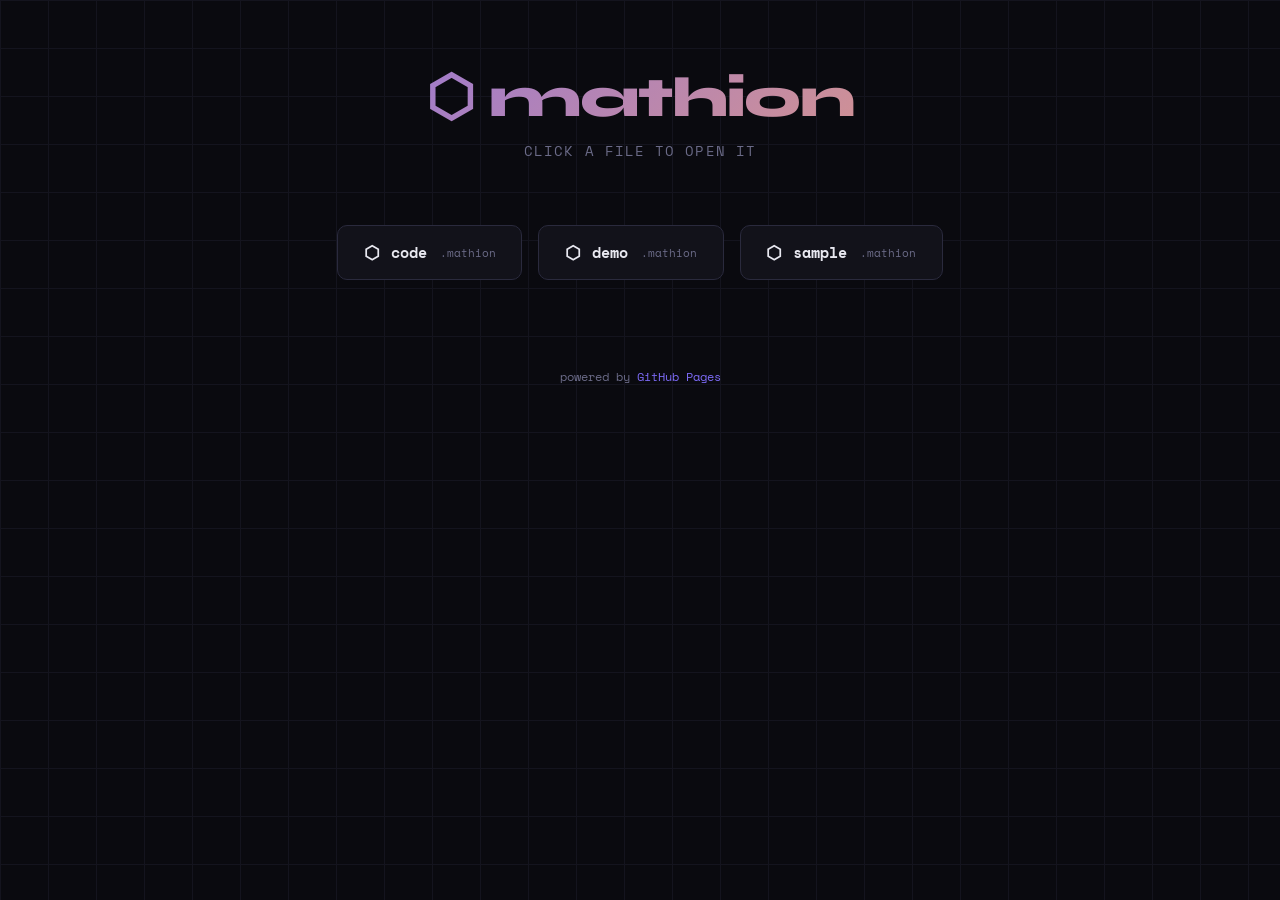
<file: mathion-viewer/index.html>
<!DOCTYPE html>
<html lang="en">
<head>
  <meta charset="UTF-8" />
  <meta name="viewport" content="width=device-width, initial-scale=1.0"/>
  <title>Mathion Viewer</title>
  <link rel="stylesheet" href="style.css" />
</head>
<body>
  <div class="bg"></div>

  <header>
    <div class="logo">⬡ mathion</div>
    <p class="subtitle">Click a file to open it</p>
  </header>

  <main>
    <div id="button-grid" class="grid">
      <!-- Buttons are injected by loader.js -->
    </div>
    <p id="empty-msg" class="empty" hidden>
      No <code>.mathion</code> files found.<br/>
      Add files to this repo and update <code>manifest.json</code>.
    </p>
  </main>

  <footer>
    powered by <a href="https://github.com/" target="_blank">GitHub Pages</a>
  </footer>

  <script src="loader.js"></script>
</body>
</html>
</file>
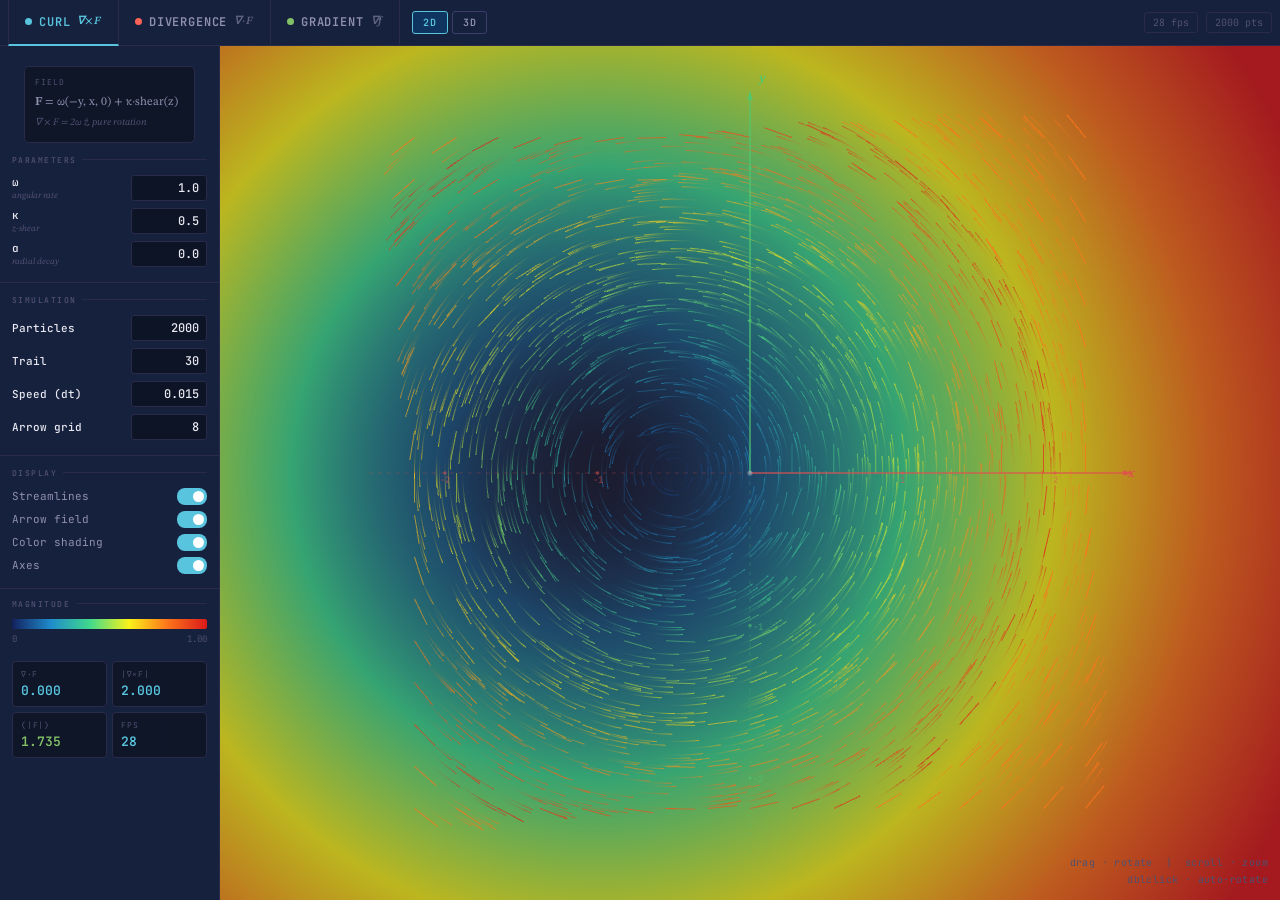
<file: mathion-viewer/vecfield-3b1b.html>
<!DOCTYPE html>
<html lang="en">
<head>
<meta charset="UTF-8">
<meta name="viewport" content="width=device-width, initial-scale=1.0">
<title>Vector Fields</title>
<link href="https://fonts.googleapis.com/css2?family=JetBrains+Mono:wght@400;500;600&family=STIX+Two+Text:ital,wght@0,400;1,400;1,600&display=swap" rel="stylesheet">
<style>
*{margin:0;padding:0;box-sizing:border-box}
:root{
  --bg:#1c1c2e;--panel:#16213e;--panel2:#0f3460;
  --border:#2a2a4a;--border2:#3d3d6b;
  --text:#e8e8f0;--text2:#9090b0;--text3:#505070;
  --blue:#58c4dd;--yellow:#ffff00;--green:#83c167;--red:#fc6255;--purple:#9b59b6;
  --mono:'JetBrains Mono',monospace;--serif:'STIX Two Text',serif;
}
html,body{width:100%;height:100%;overflow:hidden;background:var(--bg);color:var(--text)}
body{display:flex;flex-direction:column;font-family:var(--mono)}

/* TOP BAR */
#bar{
  height:46px;min-height:46px;background:var(--panel);
  border-bottom:1px solid var(--border);
  display:flex;align-items:center;padding:0 8px;gap:0;user-select:none;
  flex-shrink:0;
}
.mtab{
  display:flex;align-items:center;gap:7px;
  padding:0 16px;height:46px;cursor:pointer;
  font-size:12px;font-weight:600;letter-spacing:.07em;
  color:var(--text2);border-bottom:2px solid transparent;
  border-right:1px solid var(--border);transition:all .15s;white-space:nowrap;
}
.mtab:first-child{border-left:1px solid var(--border)}
.mtab:hover{color:var(--text);background:rgba(255,255,255,.04)}
.mtab.on{color:var(--blue);border-bottom-color:var(--blue)}
.mtab.on.mdiv{color:var(--red);border-bottom-color:var(--red)}
.mtab.on.mgrad{color:var(--green);border-bottom-color:var(--green)}
.mtab .dot{width:7px;height:7px;border-radius:50%}
.mtab-curl .dot{background:var(--blue)}
.mtab-div  .dot{background:var(--red)}
.mtab-grad .dot{background:var(--green)}
.fml{font-family:var(--serif);font-style:italic;font-size:11px;opacity:.6}
.mtab.on .fml{opacity:1}

.dim-btns{display:flex;gap:4px;margin-left:12px}
.dbtn{
  font-size:10px;font-weight:600;letter-spacing:.08em;
  padding:4px 10px;border-radius:3px;cursor:pointer;
  background:transparent;border:1px solid var(--border2);
  color:var(--text2);transition:all .12s;
}
.dbtn:hover{color:var(--text);border-color:var(--text2)}
.dbtn.on{background:var(--panel2);border-color:var(--blue);color:var(--blue)}

#bar-r{margin-left:auto;display:flex;align-items:center;gap:8px}
.pill{font-size:10px;padding:3px 8px;border-radius:3px;border:1px solid var(--border);color:var(--text3)}

/* LAYOUT */
#wrap{display:flex;flex:1;overflow:hidden;min-height:0}

/* SIDEBAR */
#side{
  width:220px;min-width:220px;background:var(--panel);
  border-right:1px solid var(--border);
  display:flex;flex-direction:column;overflow-y:auto;
  flex-shrink:0;font-size:11px;
}
.s-sec{padding:12px 12px 8px;border-bottom:1px solid var(--border)}
.s-hd{
  font-size:8px;font-weight:600;letter-spacing:.18em;text-transform:uppercase;
  color:var(--text3);margin-bottom:10px;
  display:flex;align-items:center;gap:6px;
}
.s-hd::after{content:'';flex:1;height:1px;background:var(--border)}
.pr{display:flex;align-items:center;justify-content:space-between;margin-bottom:7px;gap:6px}
.pr-lbl{color:var(--text2);font-size:11px;display:flex;flex-direction:column;gap:1px}
.pr-name{color:var(--text);font-weight:500}
.pr-sub{font-family:var(--serif);font-style:italic;font-size:9px;color:var(--text3)}
input.ni{
  width:76px;background:rgba(0,0,0,.4);border:1px solid var(--border);
  border-radius:3px;color:var(--text);font-family:var(--mono);
  font-size:12px;font-weight:500;padding:4px 7px;text-align:right;
  appearance:none;-moz-appearance:textfield;transition:border .12s,box-shadow .12s;
}
input.ni::-webkit-inner-spin-button{-webkit-appearance:none}
input.ni:focus{outline:none;border-color:var(--blue);box-shadow:0 0 0 2px rgba(88,196,221,.12)}

/* formula */
.fbox{
  margin:10px 12px 0;padding:9px 10px;
  background:rgba(0,0,0,.35);border:1px solid var(--border);border-radius:5px;
  font-family:var(--serif);font-size:12px;line-height:1.65;color:var(--text2);
}
.fbox .fhd{font-family:var(--mono);font-size:8px;letter-spacing:.14em;text-transform:uppercase;color:var(--text3);margin-bottom:4px}

/* readouts */
.ro-grid{display:grid;grid-template-columns:1fr 1fr;gap:5px;padding:10px 12px}
.ro-cell{background:rgba(0,0,0,.35);border:1px solid var(--border);border-radius:4px;padding:7px 8px}
.ro-k{font-size:8px;letter-spacing:.1em;text-transform:uppercase;color:var(--text3);margin-bottom:3px;font-family:var(--mono)}
.ro-v{font-size:13px;font-weight:600;color:var(--blue);font-family:var(--mono)}
.ro-v.red{color:var(--red)}.ro-v.green{color:var(--green)}

/* colorbar */
.cbar-wrap{padding:10px 12px 6px}
.cbar{height:10px;border-radius:2px;width:100%;margin-bottom:4px}
.cbar-lbls{display:flex;justify-content:space-between;font-size:9px;color:var(--text3)}

/* toggles */
.tog-row{display:flex;align-items:center;justify-content:space-between;margin-bottom:6px}
.tog-lbl{font-size:11px;color:var(--text2)}
.tog{position:relative;width:30px;height:17px;background:var(--border);border-radius:8px;cursor:pointer;border:none;transition:background .15s;flex-shrink:0}
.tog.on{background:var(--blue)}
.tog::after{content:'';position:absolute;width:11px;height:11px;border-radius:50%;background:#fff;top:3px;left:3px;transition:transform .15s}
.tog.on::after{transform:translateX(13px)}

/* canvas */
#cv-wrap{flex:1;position:relative;overflow:hidden;background:var(--bg)}
canvas{display:block}
#overlay-canvas{position:absolute;top:0;left:0;pointer-events:none}
.hud{position:absolute;pointer-events:none;font-size:10px;color:var(--text3);font-family:var(--mono);letter-spacing:.04em}
.hud-br{bottom:12px;right:12px;text-align:right;line-height:1.7}
</style>
</head>
<body>

<div id="bar">
  <div class="mtab mtab-curl on" data-m="curl" onclick="setMode('curl')">
    <div class="dot"></div><span>CURL</span><span class="fml">∇×F</span>
  </div>
  <div class="mtab mtab-div" data-m="div" onclick="setMode('div')">
    <div class="dot"></div><span>DIVERGENCE</span><span class="fml">∇·F</span>
  </div>
  <div class="mtab mtab-grad" data-m="grad" onclick="setMode('grad')">
    <div class="dot"></div><span>GRADIENT</span><span class="fml">∇f</span>
  </div>
  <div class="dim-btns">
    <div class="dbtn on" id="btn2d" onclick="setDim(2)">2D</div>
    <div class="dbtn" id="btn3d" onclick="setDim(3)">3D</div>
  </div>
  <div id="bar-r">
    <div class="pill" id="fps-pill">-- fps</div>
    <div class="pill" id="pt-pill">-- pts</div>
  </div>
</div>

<div id="wrap">
<div id="side">

  <div style="padding:10px 12px 0">
    <div class="fbox"><div class="fhd">Field</div><div id="fml-text"></div></div>
  </div>

  <div class="s-sec" id="sp-curl">
    <div class="s-hd">Parameters</div>
    <div class="pr"><div class="pr-lbl"><span class="pr-name">ω</span><span class="pr-sub">angular rate</span></div><input class="ni" type="number" id="c-w" value="1.0" step="0.1"></div>
    <div class="pr"><div class="pr-lbl"><span class="pr-name">κ</span><span class="pr-sub">z-shear</span></div><input class="ni" type="number" id="c-k" value="0.5" step="0.05"></div>
    <div class="pr"><div class="pr-lbl"><span class="pr-name">α</span><span class="pr-sub">radial decay</span></div><input class="ni" type="number" id="c-a" value="0.0" step="0.05" min="0"></div>
  </div>
  <div class="s-sec" id="sp-div" style="display:none">
    <div class="s-hd">Parameters</div>
    <div class="pr"><div class="pr-lbl"><span class="pr-name">λ₁</span><span class="pr-sub">∂Fx/∂x</span></div><input class="ni" type="number" id="d-l1" value="1.0" step="0.1"></div>
    <div class="pr"><div class="pr-lbl"><span class="pr-name">λ₂</span><span class="pr-sub">∂Fy/∂y</span></div><input class="ni" type="number" id="d-l2" value="-0.6" step="0.1"></div>
    <div class="pr"><div class="pr-lbl"><span class="pr-name">λ₃</span><span class="pr-sub">∂Fz/∂z</span></div><input class="ni" type="number" id="d-l3" value="0.3" step="0.1"></div>
  </div>
  <div class="s-sec" id="sp-grad" style="display:none">
    <div class="s-hd">Parameters</div>
    <div class="pr"><div class="pr-lbl"><span class="pr-name">a</span><span class="pr-sub">x² coeff</span></div><input class="ni" type="number" id="g-a" value="1.0" step="0.1"></div>
    <div class="pr"><div class="pr-lbl"><span class="pr-name">b</span><span class="pr-sub">y² coeff</span></div><input class="ni" type="number" id="g-b" value="1.0" step="0.1"></div>
    <div class="pr"><div class="pr-lbl"><span class="pr-name">c</span><span class="pr-sub">z² coeff</span></div><input class="ni" type="number" id="g-c" value="-0.8" step="0.1"></div>
  </div>

  <div class="s-sec">
    <div class="s-hd">Simulation</div>
    <div class="pr"><div class="pr-lbl"><span class="pr-name">Particles</span></div><input class="ni" type="number" id="p-n" value="2000" step="200" min="200" max="8000" onchange="resetParticles()"></div>
    <div class="pr"><div class="pr-lbl"><span class="pr-name">Trail</span></div><input class="ni" type="number" id="p-trail" value="30" step="2" min="5" max="80"></div>
    <div class="pr"><div class="pr-lbl"><span class="pr-name">Speed (dt)</span></div><input class="ni" type="number" id="p-dt" value="0.015" step="0.002" min="0.002" max="0.08"></div>
    <div class="pr"><div class="pr-lbl"><span class="pr-name">Arrow grid</span></div><input class="ni" type="number" id="p-ag" value="8" step="1" min="3" max="15"></div>
  </div>

  <div class="s-sec">
    <div class="s-hd">Display</div>
    <div class="tog-row"><span class="tog-lbl">Streamlines</span><button class="tog on" id="t-stream" onclick="tog('stream')"></button></div>
    <div class="tog-row"><span class="tog-lbl">Arrow field</span><button class="tog on" id="t-arrow" onclick="tog('arrow')"></button></div>
    <div class="tog-row"><span class="tog-lbl">Color shading</span><button class="tog on" id="t-color" onclick="tog('color')"></button></div>
    <div class="tog-row"><span class="tog-lbl">Axes</span><button class="tog on" id="t-axes" onclick="tog('axes')"></button></div>
  </div>

  <div class="cbar-wrap">
    <div class="s-hd">Magnitude</div>
    <canvas id="cbar" class="cbar" height="10"></canvas>
    <div class="cbar-lbls"><span>0</span><span id="cbar-max">—</span></div>
  </div>

  <div class="ro-grid">
    <div class="ro-cell"><div class="ro-k">∇·F</div><div class="ro-v" id="ro-div">—</div></div>
    <div class="ro-cell"><div class="ro-k">|∇×F|</div><div class="ro-v" id="ro-curl">—</div></div>
    <div class="ro-cell"><div class="ro-k">⟨|F|⟩</div><div class="ro-v green" id="ro-mag">—</div></div>
    <div class="ro-cell"><div class="ro-k">FPS</div><div class="ro-v" id="ro-fps">—</div></div>
  </div>
</div>

<div id="cv-wrap">
  <canvas id="main-canvas"></canvas>
  <canvas id="overlay-canvas"></canvas>
  <div class="hud hud-br" id="hud-ctrl">drag · rotate &nbsp;|&nbsp; scroll · zoom<br>dblclick · auto-rotate</div>
</div>
</div>

<script>
// ══════════════════════════════════════════════════════════════
// SETUP
// ══════════════════════════════════════════════════════════════
const mainC  = document.getElementById('main-canvas');
const overlC = document.getElementById('overlay-canvas');
const cbarC  = document.getElementById('cbar');
const gl     = mainC.getContext('webgl', {antialias:true, alpha:false, powerPreference:'high-performance'});
const ctx2   = overlC.getContext('2d');
const ctxBar = cbarC.getContext('2d');

let mode='curl', dim=2;
let vis={stream:true,arrow:true,color:true,axes:true};
let autoRot=true;
let camTheta=0.5, camPhi=0.55, camDist=5;
let drag=false, lastMX=0, lastMY=0;
let fps=60, lastTs=0;

const DPR = Math.min(window.devicePixelRatio||1, 2);

// ══════════════════════════════════════════════════════════════
// RESIZE
// ══════════════════════════════════════════════════════════════
function resize(){
  const wrap = document.getElementById('cv-wrap');
  const W=wrap.clientWidth, H=wrap.clientHeight;
  mainC.width=W*DPR; mainC.height=H*DPR;
  mainC.style.width=W+'px'; mainC.style.height=H+'px';
  overlC.width=W*DPR; overlC.height=H*DPR;
  overlC.style.width=W+'px'; overlC.style.height=H+'px';
  gl.viewport(0,0,mainC.width,mainC.height);
}
window.addEventListener('resize',resize);
resize();

// ══════════════════════════════════════════════════════════════
// GLSL HELPERS
// ══════════════════════════════════════════════════════════════
function mkShader(type, src){
  const s=gl.createShader(type);
  gl.shaderSource(s,src); gl.compileShader(s);
  if(!gl.getShaderParameter(s,gl.COMPILE_STATUS)) console.error(gl.getShaderInfoLog(s));
  return s;
}
function mkProg(vs,fs){
  const p=gl.createProgram();
  gl.attachShader(p,mkShader(gl.VERTEX_SHADER,vs));
  gl.attachShader(p,mkShader(gl.FRAGMENT_SHADER,fs));
  gl.linkProgram(p);
  if(!gl.getProgramParameter(p,gl.LINK_STATUS)) console.error(gl.getProgramInfoLog(p));
  return p;
}

// ══════════════════════════════════════════════════════════════
// BACKGROUND HEATMAP (GLSL)
// ══════════════════════════════════════════════════════════════
const bgVS=`
attribute vec2 a_pos;
void main(){ gl_Position=vec4(a_pos,0,1); }`;

// 3blue1brown color: map magnitude to hue (blue=low, yellow/red=high)
const bgFS=`
precision mediump float;
uniform vec2 u_res;
uniform float u_mode; // 0=curl,1=div,2=grad
uniform float u_w, u_k, u_a;
uniform float u_l1,u_l2,u_l3;
uniform float u_ga,u_gb,u_gc;
uniform float u_maxMag;
uniform float u_dim; // 2 or 3

vec3 manim_color(float t){
  // 3b1b palette: dark blue -> teal -> green -> yellow -> orange -> red
  t=clamp(t,0.,1.);
  vec3 c0=vec3(0.07,0.13,0.37);
  vec3 c1=vec3(0.12,0.55,0.80);
  vec3 c2=vec3(0.25,0.85,0.55);
  vec3 c3=vec3(0.98,0.95,0.10);
  vec3 c4=vec3(0.99,0.45,0.10);
  vec3 c5=vec3(0.85,0.10,0.10);
  if(t<.2) return mix(c0,c1,(t)/.2);
  if(t<.4) return mix(c1,c2,(t-.2)/.2);
  if(t<.6) return mix(c2,c3,(t-.4)/.2);
  if(t<.8) return mix(c3,c4,(t-.6)/.2);
  return mix(c4,c5,(t-.8)/.2);
}

vec3 fieldAt(vec2 uv){
  float x=uv.x, y=uv.y, z=0.;
  if(u_mode<0.5){
    float r2=x*x+y*y+z*z;
    float d=u_a>0.01?exp(-u_a*r2):1.;
    return vec3(-y*u_w+u_k*sin(z)*d, x*u_w+u_k*cos(z)*d, 0.);
  } else if(u_mode<1.5){
    return vec3(u_l1*x,u_l2*y,u_l3*z);
  } else {
    return vec3(2.*u_ga*x,2.*u_gb*y,2.*u_gc*z);
  }
}

void main(){
  vec2 fragCoord=gl_FragCoord.xy;
  float W=u_res.x, H=u_res.y;
  // map pixel to math coords
  float asp=W/H;
  float scale=2.8;
  vec2 uv=vec2((fragCoord.x/W-.5)*scale*asp,(fragCoord.y/H-.5)*scale);

  vec3 f=fieldAt(uv);
  float mag=length(f);
  float t=mag/(u_maxMag+0.001);
  vec3 col=manim_color(t);

  // darken bg slightly
  vec3 bg=vec3(0.11,0.11,0.18);
  float alpha=clamp(t*1.8,0.,0.72);
  gl_FragColor=vec4(mix(bg,col,alpha),1.);
}`;

const bgProg=mkProg(bgVS,bgFS);
const bgBuf=gl.createBuffer();
gl.bindBuffer(gl.ARRAY_BUFFER,bgBuf);
gl.bufferData(gl.ARRAY_BUFFER,new Float32Array([-1,-1,1,-1,-1,1,1,1]),gl.STATIC_DRAW);

function getBgUniforms(p){
  return {
    res:gl.getUniformLocation(p,'u_res'),
    mode:gl.getUniformLocation(p,'u_mode'),
    w:gl.getUniformLocation(p,'u_w'),k:gl.getUniformLocation(p,'u_k'),a_:gl.getUniformLocation(p,'u_a'),
    l1:gl.getUniformLocation(p,'u_l1'),l2:gl.getUniformLocation(p,'u_l2'),l3:gl.getUniformLocation(p,'u_l3'),
    ga:gl.getUniformLocation(p,'u_ga'),gb:gl.getUniformLocation(p,'u_gb'),gc:gl.getUniformLocation(p,'u_gc'),
    maxMag:gl.getUniformLocation(p,'u_maxMag'),dim:gl.getUniformLocation(p,'u_dim'),
    pos:gl.getAttribLocation(p,'a_pos')
  };
}
const bgU=getBgUniforms(bgProg);

// ══════════════════════════════════════════════════════════════
// STREAM LINE PROGRAM (WebGL lines)
// ══════════════════════════════════════════════════════════════
const lineVS=`
attribute vec2 a_pos;
attribute float a_alpha;
attribute vec3 a_color;
varying float v_alpha;
varying vec3 v_color;
void main(){
  gl_Position=vec4(a_pos,0,1);
  v_alpha=a_alpha;
  v_color=a_color;
}`;
const lineFS=`
precision mediump float;
varying float v_alpha;
varying vec3 v_color;
void main(){
  gl_FragColor=vec4(v_color,v_alpha);
}`;
const lineProg=mkProg(lineVS,lineFS);
const linePosBuf=gl.createBuffer();
const lineAlphaBuf=gl.createBuffer();
const lineColBuf=gl.createBuffer();

// Arrow program (same as line)
const arrowProg=lineProg; // reuse

// ══════════════════════════════════════════════════════════════
// MATH UTILS
// ══════════════════════════════════════════════════════════════
function v(id){return parseFloat(document.getElementById(id).value)||0;}

// Math→clip space (2D)
const SCALE=2.8;
function toClip2(x,y,asp){
  return [x/(SCALE*asp), y/SCALE];
}

// 3D projection
function project3(x,y,z,W,H){
  const ct=Math.cos(camTheta),st=Math.sin(camTheta);
  const cp=Math.cos(camPhi),  sp=Math.sin(camPhi);
  const rx= ct*x+st*z;
  const ry3=-st*x+ct*z;
  const rz= -sp*ry3+cp*y;
  const ry=  cp*ry3+sp*y;
  const dz=camDist+rz;
  if(dz<0.05) return null;
  const fov=Math.min(W,H)*0.38/DPR;
  // return normalized clip [-1,1]
  return [(W/2/DPR + rx/dz*fov)/(W/2/DPR)-1, (H/2/DPR - ry/dz*fov)/(H/2/DPR)-1, 1/dz];
}

// Field functions (JS for particle integration)
function fieldJS(x,y,z){
  if(mode==='curl'){
    const w=v('c-w'),k=v('c-k'),a=Math.max(0,v('c-a'));
    const r2=x*x+y*y+z*z;
    const d=a>0.01?Math.exp(-a*r2):1;
    return [-y*w+k*Math.sin(z)*d, x*w+k*Math.cos(z)*d, k*(-x*Math.sin(z)+y*Math.cos(z))*0.2*d];
  }
  if(mode==='div'){
    return [v('d-l1')*x, v('d-l2')*y, v('d-l3')*z];
  }
  return [2*v('g-a')*x, 2*v('g-b')*y, 2*v('g-c')*z];
}

// Color by magnitude (matching GLSL)
function magColor(t){
  t=Math.max(0,Math.min(1,t));
  const cs=[[0.07,0.13,0.37],[0.12,0.55,0.80],[0.25,0.85,0.55],[0.98,0.95,0.10],[0.99,0.45,0.10],[0.85,0.10,0.10]];
  const idx=t*5, i=Math.floor(idx), f=idx-i;
  const a=cs[Math.min(i,4)], b=cs[Math.min(i+1,5)];
  return [a[0]+(b[0]-a[0])*f, a[1]+(b[1]-a[1])*f, a[2]+(b[2]-a[2])*f];
}

// ══════════════════════════════════════════════════════════════
// PARTICLES
// ══════════════════════════════════════════════════════════════
const BOUND=2.2;
let particles=[], globalMaxMag=1;

function mkP(){
  return {
    x:(Math.random()*2-1)*BOUND,
    y:(Math.random()*2-1)*BOUND,
    z:(Math.random()*2-1)*(dim===3?BOUND:0.01),
    trail:[], age:Math.random()*60, maxAge:80+Math.random()*100
  };
}
function resetParticles(){
  const n=Math.max(200,Math.min(8000,Math.round(v('p-n'))||2000));
  particles=Array.from({length:n},mkP);
}
resetParticles();

function stepParticles(){
  const dt=Math.max(0.002,v('p-dt'));
  const trail=Math.max(5,Math.round(v('p-trail')));
  let sumMag=0, localMax=0;

  for(const p of particles){
    const [fx,fy,fz]=fieldJS(p.x,p.y,p.z);
    const mag=Math.sqrt(fx*fx+fy*fy+fz*fz);
    sumMag+=mag; if(mag>localMax) localMax=mag;
    const inv=mag>1e-9?1/mag:0;
    p.trail.push([p.x,p.y,p.z,mag]);
    if(p.trail.length>trail) p.trail.shift();
    // RK2
    const hx=fx*inv*dt*.5, hy=fy*inv*dt*.5, hz=fz*inv*dt*.5;
    const [f2x,f2y,f2z]=fieldJS(p.x+hx,p.y+hy,p.z+hz);
    const m2=Math.sqrt(f2x*f2x+f2y*f2y+f2z*f2z)||1;
    p.x+=f2x/m2*dt; p.y+=f2y/m2*dt;
    if(dim===3) p.z+=f2z/m2*dt;
    p.age++;
    const ob=Math.abs(p.x)>BOUND*1.15||Math.abs(p.y)>BOUND*1.15||(dim===3&&Math.abs(p.z)>BOUND*1.15);
    if(ob||p.age>p.maxAge) Object.assign(p,mkP());
  }
  if(localMax>0.01) globalMaxMag+=(localMax-globalMaxMag)*0.05;
  return sumMag/particles.length;
}

// ══════════════════════════════════════════════════════════════
// BUILD GL BUFFERS FOR STREAMS
// ══════════════════════════════════════════════════════════════
function buildStreamBuffers(W,H){
  const positions=[], alphas=[], colors=[];
  const asp=W/H;

  for(const p of particles){
    const tr=p.trail;
    if(tr.length<2) continue;
    for(let i=1;i<tr.length;i++){
      const t0=tr[i-1], t1=tr[i];
      const frac=i/tr.length;

      let x0,y0,x1,y1;
      if(dim===2){
        const [cx0,cy0]=toClip2(t0[0],t0[1],asp);
        const [cx1,cy1]=toClip2(t1[0],t1[1],asp);
        x0=cx0;y0=cy0;x1=cx1;y1=cy1;
      } else {
        const pp0=project3(t0[0],t0[1],t0[2],W,H);
        const pp1=project3(t1[0],t1[1],t1[2],W,H);
        if(!pp0||!pp1) continue;
        x0=pp0[0];y0=pp0[1];x1=pp1[0];y1=pp1[1];
      }
      const mag=(t0[3]+t1[3])*0.5;
      const t=mag/(globalMaxMag+0.001);
      const col=vis.color?magColor(t):[0.36,0.77,0.87];
      const alpha=frac*frac*(0.7+frac*0.3)*0.85;
      positions.push(x0,y0,x1,y1);
      alphas.push(alpha*0.6,alpha);
      colors.push(...col,...col);
    }
  }
  return {positions:new Float32Array(positions),alphas:new Float32Array(alphas),colors:new Float32Array(colors)};
}

// ══════════════════════════════════════════════════════════════
// BUILD ARROW FIELD BUFFERS
// ══════════════════════════════════════════════════════════════
function buildArrowBuffers(W,H){
  const positions=[], alphas=[], colors=[];
  const N=Math.max(3,Math.min(15,Math.round(v('p-ag'))||8));
  const asp=W/H;
  const step=BOUND*2/N;

  const gridRange= dim===3 ? [-BOUND,-BOUND*0.5,0,BOUND*0.5,BOUND] : null;

  const iRange=[];
  for(let i=-N;i<=N;i++) iRange.push(i);

  for(const ix of iRange){
    for(const iy of iRange){
      const izRange= dim===3 ? [-N,-N/2,0,N/2,N].map(v=>Math.round(v)) : [0];
      for(const iz of izRange){
        if(dim===3 && (Math.abs(ix)+Math.abs(iy)+Math.abs(iz))%2!==0) continue;
        const gx=ix*(BOUND/N), gy=iy*(BOUND/N), gz=iz*(BOUND/N);
        const [fx,fy,fz]=fieldJS(gx,gy,gz);
        const mag=Math.sqrt(fx*fx+fy*fy+fz*fz);
        if(mag<1e-9) continue;
        const inv=1/mag;
        const lenScale=step*0.35;
        const ex=gx+fx*inv*lenScale, ey=gy+fy*inv*lenScale, ez=gz+fz*inv*lenScale;

        let x0,y0,x1,y1;
        if(dim===2){
          const [cx0,cy0]=toClip2(gx,gy,asp);
          const [cx1,cy1]=toClip2(ex,ey,asp);
          x0=cx0;y0=cy0;x1=cx1;y1=cy1;
        } else {
          const pp0=project3(gx,gy,gz,W,H);
          const pp1=project3(ex,ey,ez,W,H);
          if(!pp0||!pp1) continue;
          x0=pp0[0];y0=pp0[1];x1=pp1[0];y1=pp1[1];
        }

        const t=mag/(globalMaxMag+0.001);
        const col=vis.color?magColor(t):[0.36,0.77,0.87];
        const alpha=0.25+t*0.5;
        positions.push(x0,y0,x1,y1);
        alphas.push(alpha,alpha);
        colors.push(...col,...col);
      }
    }
  }
  return {positions:new Float32Array(positions),alphas:new Float32Array(alphas),colors:new Float32Array(colors)};
}

function drawLines(buf){
  if(buf.positions.length===0) return;
  const n=buf.positions.length/4; // pairs
  const flatPos=new Float32Array(buf.positions.length);
  for(let i=0;i<buf.positions.length;i++) flatPos[i]=buf.positions[i];

  gl.useProgram(lineProg);
  gl.enable(gl.BLEND);
  gl.blendFunc(gl.SRC_ALPHA, gl.ONE_MINUS_SRC_ALPHA);

  const posLoc=gl.getAttribLocation(lineProg,'a_pos');
  const alphaLoc=gl.getAttribLocation(lineProg,'a_alpha');
  const colLoc=gl.getAttribLocation(lineProg,'a_color');

  // interleave into one buffer: x,y per vertex
  // We have n line segments = 2n vertices
  const verts=new Float32Array(n*2*2); // x,y per vertex
  const alphaArr=new Float32Array(n*2);
  const colorArr=new Float32Array(n*2*3);
  for(let i=0;i<n;i++){
    verts[i*4+0]=buf.positions[i*4+0];
    verts[i*4+1]=buf.positions[i*4+1];
    verts[i*4+2]=buf.positions[i*4+2];
    verts[i*4+3]=buf.positions[i*4+3];
    alphaArr[i*2]=buf.alphas[i*2];
    alphaArr[i*2+1]=buf.alphas[i*2+1];
    colorArr[i*6+0]=buf.colors[i*6+0];colorArr[i*6+1]=buf.colors[i*6+1];colorArr[i*6+2]=buf.colors[i*6+2];
    colorArr[i*6+3]=buf.colors[i*6+3];colorArr[i*6+4]=buf.colors[i*6+4];colorArr[i*6+5]=buf.colors[i*6+5];
  }

  gl.bindBuffer(gl.ARRAY_BUFFER,linePosBuf);
  gl.bufferData(gl.ARRAY_BUFFER,verts,gl.STREAM_DRAW);
  gl.enableVertexAttribArray(posLoc);
  gl.vertexAttribPointer(posLoc,2,gl.FLOAT,false,0,0);

  gl.bindBuffer(gl.ARRAY_BUFFER,lineAlphaBuf);
  gl.bufferData(gl.ARRAY_BUFFER,alphaArr,gl.STREAM_DRAW);
  gl.enableVertexAttribArray(alphaLoc);
  gl.vertexAttribPointer(alphaLoc,1,gl.FLOAT,false,0,0);

  gl.bindBuffer(gl.ARRAY_BUFFER,lineColBuf);
  gl.bufferData(gl.ARRAY_BUFFER,colorArr,gl.STREAM_DRAW);
  gl.enableVertexAttribArray(colLoc);
  gl.vertexAttribPointer(colLoc,3,gl.FLOAT,false,0,0);

  gl.drawArrays(gl.LINES,0,n*2);
}

// ══════════════════════════════════════════════════════════════
// OVERLAY: axes, labels (2D canvas on top)
// ══════════════════════════════════════════════════════════════
function drawOverlay(){
  const W=overlC.width/DPR, H=overlC.height/DPR;
  ctx2.clearRect(0,0,overlC.width,overlC.height);
  ctx2.save(); ctx2.scale(DPR,DPR);
  if(!vis.axes){ctx2.restore();return;}

  if(dim===2){
    draw2DAxes(W,H);
  } else {
    draw3DAxes(W,H);
  }
  ctx2.restore();
}

function draw2DAxes(W,H){
  const asp=W/H;
  function toScreen(mx,my){
    return [(mx/(SCALE*asp)*.5+.5)*W, (1-(my/SCALE*.5+.5))*H];
  }
  const ALEN=2.5;
  const axes=[
    {d:[1,0],n:[-1,0],lbl:'x',c:'#e05050'},
    {d:[0,1],n:[0,-1],lbl:'y',c:'#50c870'}
  ];
  for(const ax of axes){
    const p0=toScreen(ax.n[0]*ALEN,ax.n[1]*ALEN);
    const p1=toScreen(ax.d[0]*ALEN,ax.d[1]*ALEN);
    ctx2.save();
    ctx2.strokeStyle=ax.c+'44'; ctx2.lineWidth=1; ctx2.setLineDash([4,5]);
    ctx2.beginPath(); ctx2.moveTo(p0[0],p0[1]); ctx2.lineTo(...toScreen(0,0)); ctx2.stroke();
    ctx2.setLineDash([]); ctx2.strokeStyle=ax.c+'cc'; ctx2.lineWidth=1.5;
    ctx2.beginPath(); ctx2.moveTo(...toScreen(0,0)); ctx2.lineTo(p1[0],p1[1]); ctx2.stroke();
    // arrow
    drawArrowHead2D(ctx2, toScreen(0,0), p1, 8, ax.c+'ee');
    // ticks
    for(let t=-2;t<=2;t++){
      if(t===0) continue;
      const tp=toScreen(ax.d[0]*t,ax.d[1]*t);
      ctx2.fillStyle=ax.c+'88'; ctx2.font='500 9px JetBrains Mono';
      ctx2.textAlign='center'; ctx2.fillText(t,tp[0]+(ax.d[1]!==0?8:0),tp[1]+(ax.d[0]!==0?10:4));
      ctx2.beginPath(); ctx2.arc(tp[0],tp[1],1.8,0,Math.PI*2); ctx2.fill();
    }
    ctx2.fillStyle=ax.c; ctx2.font='italic 600 13px STIX Two Text';
    ctx2.textAlign='center';
    ctx2.fillText(ax.lbl, p1[0]+(ax.d[1]!==0?12:0), p1[1]+(ax.d[0]!==0?4:-10));
    ctx2.restore();
  }
  // origin
  const O=toScreen(0,0);
  ctx2.fillStyle='rgba(200,200,230,0.4)'; ctx2.beginPath(); ctx2.arc(O[0],O[1],2.5,0,Math.PI*2); ctx2.fill();
}

function draw3DAxes(W,H){
  const ALEN=2.2;
  const axes=[
    {dir:[1,0,0],neg:[-1,0,0],lbl:'x',c:[220,80,80]},
    {dir:[0,1,0],neg:[0,-1,0],lbl:'y',c:[80,200,80]},
    {dir:[0,0,1],neg:[0,0,-1],lbl:'z',c:[88,166,255]},
  ];
  for(const ax of axes){
    const [r,g,b]=ax.c;
    function ps(v){ return project3(...v,W*DPR,H*DPR); }
    function toSc(p){ return [(p[0]+1)/2*W, (1-(p[1]+1)/2)*H]; }
    const pp0=ps(ax.neg.map(v=>v*ALEN)); if(!pp0) continue;
    const pp1=ps(ax.dir.map(v=>v*ALEN)); if(!pp1) continue;
    const pO=ps([0,0,0]); if(!pO) continue;
    const s0=toSc(pp0), s1=toSc(pp1), sO=toSc(pO);

    ctx2.save();
    ctx2.strokeStyle=`rgba(${r},${g},${b},0.25)`; ctx2.lineWidth=1; ctx2.setLineDash([4,5]);
    ctx2.beginPath(); ctx2.moveTo(s0[0],s0[1]); ctx2.lineTo(sO[0],sO[1]); ctx2.stroke();
    ctx2.setLineDash([]); ctx2.strokeStyle=`rgba(${r},${g},${b},0.9)`; ctx2.lineWidth=1.5;
    ctx2.beginPath(); ctx2.moveTo(sO[0],sO[1]); ctx2.lineTo(s1[0],s1[1]); ctx2.stroke();
    drawArrowHead2D(ctx2, sO, s1, 7, `rgba(${r},${g},${b},0.95)`);
    for(let t=-2;t<=2;t++){
      if(t===0) continue;
      const tp=ps(ax.dir.map(v=>v*t)); if(!tp) continue;
      const ts=toSc(tp);
      ctx2.fillStyle=`rgba(${r},${g},${b},0.45)`; ctx2.font='500 9px JetBrains Mono';
      ctx2.textAlign='center'; ctx2.fillText(t,ts[0]+4,ts[1]-4);
    }
    ctx2.fillStyle=`rgb(${r},${g},${b})`; ctx2.font='italic 600 13px STIX Two Text';
    ctx2.textAlign='center'; ctx2.fillText(ax.lbl,s1[0]+10,s1[1]+4);
    ctx2.restore();
  }
}

function drawArrowHead2D(ctx,from,to,size,col){
  const dx=to[0]-from[0], dy=to[1]-from[1];
  const d=Math.sqrt(dx*dx+dy*dy)||1;
  const nx=dx/d, ny=dy/d;
  const px=-ny*size*.35, py=nx*size*.35;
  ctx.fillStyle=col;
  ctx.beginPath();
  ctx.moveTo(to[0],to[1]);
  ctx.lineTo(to[0]-nx*size+px, to[1]-ny*size+py);
  ctx.lineTo(to[0]-nx*size-px, to[1]-ny*size-py);
  ctx.closePath(); ctx.fill();
}

// ══════════════════════════════════════════════════════════════
// COLORBAR
// ══════════════════════════════════════════════════════════════
function drawColorbar(){
  const W=cbarC.width=cbarC.offsetWidth*DPR;
  const H=cbarC.height=10*DPR;
  const grd=ctxBar.createLinearGradient(0,0,W,0);
  const stops=[[0.07,0.13,0.37],[0.12,0.55,0.80],[0.25,0.85,0.55],[0.98,0.95,0.10],[0.99,0.45,0.10],[0.85,0.10,0.10]];
  stops.forEach((c,i)=>{
    grd.addColorStop(i/5,`rgb(${Math.round(c[0]*255)},${Math.round(c[1]*255)},${Math.round(c[2]*255)})`);
  });
  ctxBar.fillStyle=grd; ctxBar.fillRect(0,0,W,H);
  document.getElementById('cbar-max').textContent=globalMaxMag.toFixed(2);
}

// ══════════════════════════════════════════════════════════════
// MAIN RENDER LOOP
// ══════════════════════════════════════════════════════════════
let frameCount=0;
function frame(ts){
  requestAnimationFrame(frame);
  const dt=Math.min(ts-lastTs,50); lastTs=ts;
  fps=fps*0.92+(1000/Math.max(dt,1))*0.08;
  frameCount++;

  if(autoRot && dim===3) camTheta+=0.0008;

  const W=mainC.width, H=mainC.height;

  // BG heatmap pass
  if(vis.color){
    gl.useProgram(bgProg);
    gl.bindBuffer(gl.ARRAY_BUFFER,bgBuf);
    gl.vertexAttribPointer(bgU.pos,2,gl.FLOAT,false,0,0);
    gl.enableVertexAttribArray(bgU.pos);
    gl.uniform2f(bgU.res,W,H);
    gl.uniform1f(bgU.mode,mode==='curl'?0:mode==='div'?1:2);
    gl.uniform1f(bgU.w,v('c-w')); gl.uniform1f(bgU.k,v('c-k')); gl.uniform1f(bgU.a_,Math.max(0,v('c-a')));
    gl.uniform1f(bgU.l1,v('d-l1')); gl.uniform1f(bgU.l2,v('d-l2')); gl.uniform1f(bgU.l3,v('d-l3'));
    gl.uniform1f(bgU.ga,v('g-a')); gl.uniform1f(bgU.gb,v('g-b')); gl.uniform1f(bgU.gc,v('g-c'));
    gl.uniform1f(bgU.maxMag,globalMaxMag);
    gl.drawArrays(gl.TRIANGLE_STRIP,0,4);
  } else {
    gl.clearColor(0.11,0.11,0.18,1); gl.clear(gl.COLOR_BUFFER_BIT);
  }

  // Step particles
  const avgMag=stepParticles();

  // Draw streams
  if(vis.stream){
    const sb=buildStreamBuffers(W,H);
    drawLines(sb);
  }

  // Draw arrows (every 2 frames to save GPU)
  if(vis.arrow && frameCount%2===0){
    const ab=buildArrowBuffers(W,H);
    drawLines(ab);
  }

  // Overlay
  drawOverlay();

  // Colorbar (every 30 frames)
  if(frameCount%30===0) drawColorbar();

  // Readouts
  if(frameCount%10===0){
    const divVal=mode==='div'?v('d-l1')+v('d-l2')+v('d-l3'):(mode==='grad'?2*(v('g-a')+v('g-b')+v('g-c')):0);
    const curlVal=mode==='curl'?Math.abs(2*v('c-w')):0;
    document.getElementById('ro-div').textContent=divVal.toFixed(3);
    document.getElementById('ro-curl').textContent=curlVal.toFixed(3);
    document.getElementById('ro-mag').textContent=avgMag.toFixed(3);
    document.getElementById('ro-fps').textContent=Math.round(fps);
    document.getElementById('fps-pill').textContent=Math.round(fps)+' fps';
    document.getElementById('pt-pill').textContent=particles.length+' pts';
    // color readouts
    const mc=mode==='curl'?'':mode==='div'?'red':'green';
    document.getElementById('ro-div').className='ro-v '+mc;
    document.getElementById('ro-curl').className='ro-v '+mc;
  }
}
requestAnimationFrame(ts=>{lastTs=ts;requestAnimationFrame(frame);});

// ══════════════════════════════════════════════════════════════
// UI CONTROLS
// ══════════════════════════════════════════════════════════════
const FORMULAS={
  curl:`<b>F</b> = ω(−y, x, 0) + κ·shear(z)<br><i style="font-size:10px;color:var(--text3)">∇ × F = 2ω ẑ, pure rotation</i>`,
  div: `<b>F</b> = (λ₁x, λ₂y, λ₃z)<br><i style="font-size:10px;color:var(--text3)">∇ · F = λ₁+λ₂+λ₃</i>`,
  grad:`∇f, f = ax²+by²+cz²<br><i style="font-size:10px;color:var(--text3)">∇f = (2ax, 2by, 2cz)</i>`
};

function setMode(m){
  mode=m;
  document.querySelectorAll('.mtab').forEach(t=>{
    t.classList.remove('on','mdiv','mgrad');
    if(t.dataset.m===m){
      t.classList.add('on');
      if(m==='div') t.classList.add('mdiv');
      if(m==='grad') t.classList.add('mgrad');
    }
  });
  ['curl','div','grad'].forEach(k=>{
    document.getElementById('sp-'+k).style.display=k===m?'block':'none';
  });
  document.getElementById('fml-text').innerHTML=FORMULAS[m];
  globalMaxMag=1;
  resetParticles();
}

function setDim(d){
  dim=d;
  document.getElementById('btn2d').classList.toggle('on',d===2);
  document.getElementById('btn3d').classList.toggle('on',d===3);
  document.getElementById('hud-ctrl').style.display=d===3?'block':'none';
  globalMaxMag=1;
  resetParticles();
}

function tog(k){
  vis[k]=!vis[k];
  const btn=document.getElementById('t-'+k);
  btn.classList.toggle('on',vis[k]);
  btn.style.background=vis[k]?'var(--blue)':'';
}

// Init toggles
Object.keys(vis).forEach(k=>{
  const btn=document.getElementById('t-'+k);
  if(btn){ btn.style.background=vis[k]?'var(--blue)':''; }
});

setMode('curl');

// ══════════════════════════════════════════════════════════════
// MOUSE / TOUCH for 3D
// ══════════════════════════════════════════════════════════════
const cvw=document.getElementById('cv-wrap');
cvw.addEventListener('mousedown',e=>{drag=true;autoRot=false;lastMX=e.clientX;lastMY=e.clientY;});
window.addEventListener('mouseup',()=>drag=false);
window.addEventListener('mousemove',e=>{
  if(!drag||dim!==3) return;
  camTheta-=(e.clientX-lastMX)*0.006;
  camPhi  -=(e.clientY-lastMY)*0.006;
  camPhi=Math.max(-1.4,Math.min(1.4,camPhi));
  lastMX=e.clientX; lastMY=e.clientY;
});
cvw.addEventListener('wheel',e=>{
  e.preventDefault();
  camDist=Math.max(1.5,Math.min(14,camDist+e.deltaY*0.007));
},{passive:false});
cvw.addEventListener('dblclick',()=>{if(dim===3) autoRot=!autoRot;});

let td=0;
cvw.addEventListener('touchstart',e=>{
  if(e.touches.length===1){drag=true;autoRot=false;lastMX=e.touches[0].clientX;lastMY=e.touches[0].clientY;}
  if(e.touches.length===2) td=Math.hypot(e.touches[0].clientX-e.touches[1].clientX,e.touches[0].clientY-e.touches[1].clientY);
});
cvw.addEventListener('touchend',()=>drag=false);
cvw.addEventListener('touchmove',e=>{
  e.preventDefault();
  if(e.touches.length===1&&drag&&dim===3){
    camTheta-=(e.touches[0].clientX-lastMX)*0.006;
    camPhi  -=(e.touches[0].clientY-lastMY)*0.006;
    camPhi=Math.max(-1.4,Math.min(1.4,camPhi));
    lastMX=e.touches[0].clientX;lastMY=e.touches[0].clientY;
  }
  if(e.touches.length===2){
    const d=Math.hypot(e.touches[0].clientX-e.touches[1].clientX,e.touches[0].clientY-e.touches[1].clientY);
    camDist=Math.max(1.5,Math.min(14,camDist-(d-td)*0.02));
    td=d;
  }
},{passive:false});

drawColorbar();
</script>
</body>
</html>
</file>
<file: mathion-viewer/style.css>
@import url('https://fonts.googleapis.com/css2?family=Space+Mono:wght@400;700&family=Syne:wght@400;700;800&display=swap');

*, *::before, *::after { box-sizing: border-box; margin: 0; padding: 0; }

:root {
  --bg:       #0a0a0f;
  --surface:  #12121a;
  --border:   #2a2a3d;
  --accent:   #7c6af5;
  --accent2:  #f5a26a;
  --text:     #e8e8f0;
  --muted:    #6b6b88;
  --radius:   10px;
  --font-ui:  'Syne', sans-serif;
  --font-mono:'Space Mono', monospace;
}

html, body {
  height: 100%;
  background: var(--bg);
  color: var(--text);
  font-family: var(--font-ui);
}

/* ── animated background grid ── */
.bg {
  position: fixed; inset: 0; z-index: 0;
  background-image:
    linear-gradient(var(--border) 1px, transparent 1px),
    linear-gradient(90deg, var(--border) 1px, transparent 1px);
  background-size: 48px 48px;
  opacity: .35;
  pointer-events: none;
}

/* ── layout ── */
header {
  position: relative; z-index: 1;
  text-align: center;
  padding: 4rem 1rem 2rem;
}

.logo {
  font-size: clamp(2rem, 6vw, 3.5rem);
  font-weight: 800;
  letter-spacing: -.03em;
  background: linear-gradient(135deg, var(--accent), var(--accent2));
  -webkit-background-clip: text;
  -webkit-text-fill-color: transparent;
  background-clip: text;
}

.subtitle {
  margin-top: .6rem;
  color: var(--muted);
  font-family: var(--font-mono);
  font-size: .85rem;
  letter-spacing: .08em;
  text-transform: uppercase;
}

main {
  position: relative; z-index: 1;
  max-width: 900px;
  margin: 0 auto;
  padding: 2rem 1.5rem 4rem;
}

/* ── button grid ── */
.grid {
  display: flex;
  flex-wrap: wrap;
  gap: 1rem;
  justify-content: center;
}

/* ── file button ── */
.file-btn {
  position: relative;
  display: inline-flex;
  align-items: center;
  gap: .7rem;
  padding: .85rem 1.6rem;
  background: var(--surface);
  border: 1px solid var(--border);
  border-radius: var(--radius);
  color: var(--text);
  font-family: var(--font-mono);
  font-size: .95rem;
  font-weight: 700;
  text-decoration: none;
  cursor: pointer;
  overflow: hidden;
  transition: border-color .2s, transform .15s, box-shadow .2s;
  animation: popIn .4s cubic-bezier(.34,1.56,.64,1) both;
}

.file-btn::before {
  content: '';
  position: absolute; inset: 0;
  background: linear-gradient(135deg, var(--accent), var(--accent2));
  opacity: 0;
  transition: opacity .2s;
}

.file-btn:hover {
  border-color: var(--accent);
  transform: translateY(-3px);
  box-shadow: 0 8px 28px rgba(124,106,245,.25);
}

.file-btn:hover::before { opacity: .1; }

.file-btn:active { transform: translateY(0); }

.file-btn .icon {
  font-size: 1.1rem;
  position: relative;
}

.file-btn .label {
  position: relative;
}

.file-btn .ext {
  position: relative;
  font-size: .7rem;
  font-weight: 400;
  color: var(--muted);
  margin-left: .1rem;
}

/* staggered entry */
@keyframes popIn {
  from { opacity: 0; transform: scale(.85) translateY(8px); }
  to   { opacity: 1; transform: scale(1) translateY(0); }
}

.file-btn:nth-child(1)  { animation-delay: .05s }
.file-btn:nth-child(2)  { animation-delay: .10s }
.file-btn:nth-child(3)  { animation-delay: .15s }
.file-btn:nth-child(4)  { animation-delay: .20s }
.file-btn:nth-child(5)  { animation-delay: .25s }
.file-btn:nth-child(6)  { animation-delay: .30s }
.file-btn:nth-child(7)  { animation-delay: .35s }
.file-btn:nth-child(8)  { animation-delay: .40s }
.file-btn:nth-child(9)  { animation-delay: .45s }
.file-btn:nth-child(10) { animation-delay: .50s }

/* ── empty state ── */
.empty {
  text-align: center;
  color: var(--muted);
  font-family: var(--font-mono);
  font-size: .9rem;
  line-height: 1.8;
  padding: 4rem 0;
}
.empty code {
  color: var(--accent2);
  background: rgba(245,162,106,.1);
  padding: .1em .4em;
  border-radius: 4px;
}

/* ── footer ── */
footer {
  position: relative; z-index: 1;
  text-align: center;
  padding: 1.5rem;
  color: var(--muted);
  font-family: var(--font-mono);
  font-size: .75rem;
}
footer a { color: var(--accent); text-decoration: none; }
footer a:hover { text-decoration: underline; }
</file>
